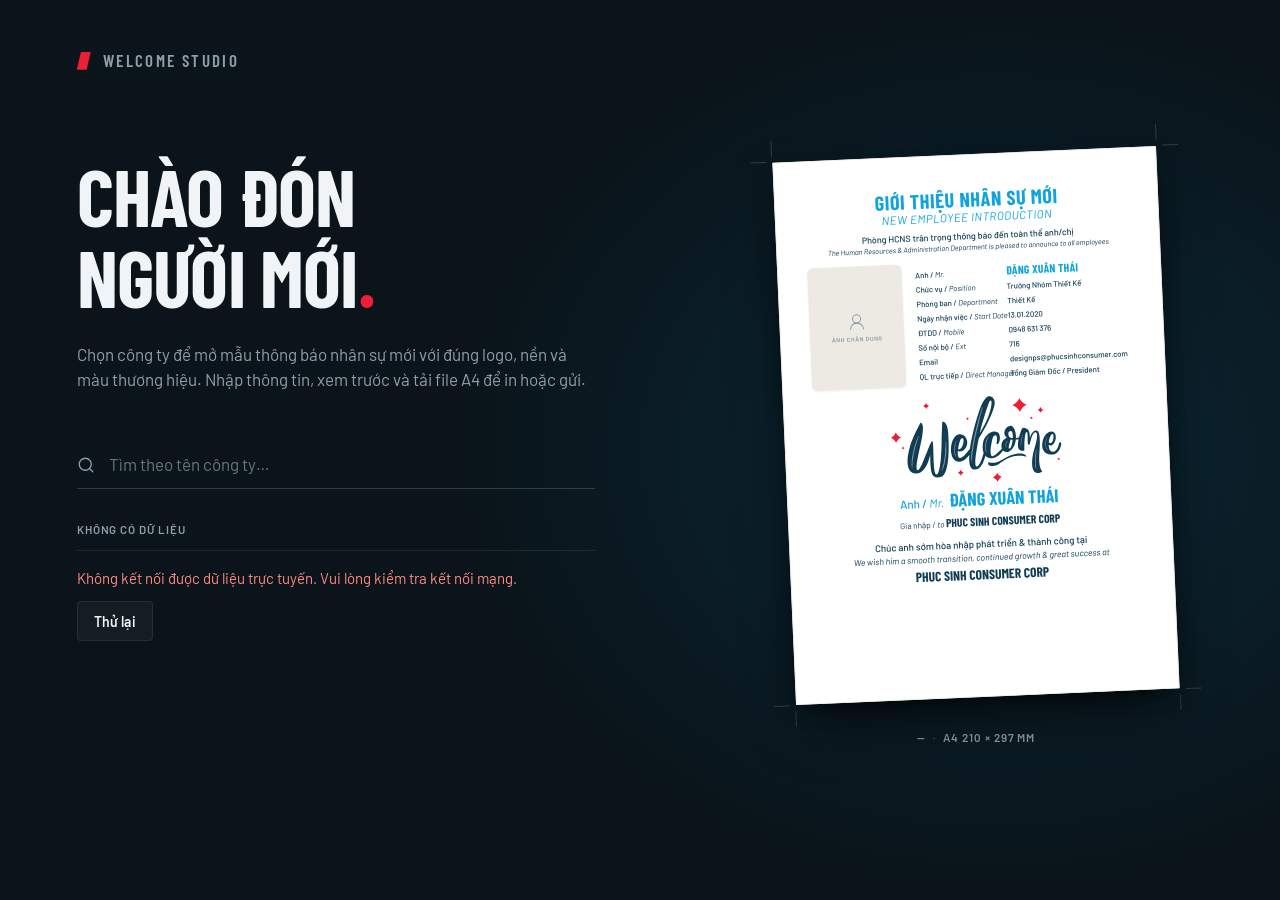
<file: index.html>
<!doctype html>
<html lang="vi">
<head>
  <meta charset="utf-8">
  <meta name="viewport" content="width=device-width, initial-scale=1">
  <title>Welcome Studio — Thông báo nhân sự mới</title>
  <meta name="description" content="Tạo thông báo chào đón nhân sự mới theo bộ nhận diện từng công ty, xuất file A4.">
  <link rel="preload" href="fonts/barlow-400.woff2" as="font" type="font/woff2" crossorigin>
  <link rel="preload" href="fonts/barlow-700.woff2" as="font" type="font/woff2" crossorigin>
  <link rel="preload" href="fonts/barlow-condensed-700.woff2" as="font" type="font/woff2" crossorigin>
  <link rel="stylesheet" href="css/tokens.css?v=3.6">
  <link rel="stylesheet" href="css/app.css?v=3.6">
  <link rel="stylesheet" href="css/poster.css?v=3.6">
</head>
<body>
  <a class="skip-link" href="#main-target">Bỏ qua tới nội dung chính</a>

  <!-- ============ Màn 1: Chọn công ty ============ -->
  <main id="gate" class="gate" aria-labelledby="gate-title">
    <div class="gate__intro" id="main-target" tabindex="-1">
      <p class="wordmark"><span class="wordmark__mark" aria-hidden="true"></span>Welcome Studio</p>

      <h1 id="gate-title" class="gate__title">Chào đón<br>người mới<span class="gate__title-dot">.</span></h1>
      <p class="gate__lede">Chọn công ty để mở mẫu thông báo nhân sự mới với đúng logo, nền và màu thương hiệu. Nhập thông tin, xem trước và tải file A4 để in hoặc gửi.</p>

      <div class="search">
        <label class="visually-hidden" for="company-search">Tìm công ty</label>
        <i data-lucide="search" class="icon search__icon" aria-hidden="true"></i>
        <input id="company-search" class="search__input" type="search" placeholder="Tìm theo tên công ty…" autocomplete="off" spellcheck="false">
      </div>

      <div class="list-head">
        <span id="company-count" class="list-head__count">Đang tải danh sách…</span>
        <span id="data-source" class="source-tag" hidden></span>
      </div>

      <ul id="company-list" class="company-list" aria-label="Danh sách công ty" aria-busy="true">
        <li class="company-skeleton" aria-hidden="true"></li>
        <li class="company-skeleton" aria-hidden="true"></li>
        <li class="company-skeleton" aria-hidden="true"></li>
      </ul>
      <div id="gate-status" class="gate-status" role="status" aria-live="polite"></div>
    </div>

    <div class="gate__stage" aria-hidden="true">
      <div class="mock-sheet" id="mock-sheet">
        <span class="crop crop--tl"></span><span class="crop crop--tr"></span>
        <span class="crop crop--bl"></span><span class="crop crop--br"></span>
        <div class="mock-sheet__paper">
          <div class="mock-sheet__scaler" id="mock-scaler">
            <article class="poster poster--mock" id="mock-poster" aria-hidden="true">
              <img class="poster__bg" id="mock-bg" alt="">
              <div class="poster__content">
                <header class="poster__head">
                  <div class="poster__logo">
                    <img id="mock-logo" alt="">
                    <span id="mock-logo-text" class="poster__logo-text" hidden></span>
                  </div>
                  <h2 class="poster__title">GIỚI THIỆU NHÂN SỰ MỚI</h2>
                  <p class="poster__kicker" lang="en">NEW EMPLOYEE INTRODUCTION</p>
                  <p class="poster__announce-vi" id="mock-announce-vi">Phòng HCNS trân trọng thông báo đến toàn thể anh/chị</p>
                  <p class="poster__announce-en" id="mock-announce-en" lang="en">The Human Resources &amp; Administration Department is pleased to announce to all employees</p>
                </header>

                <section class="poster__profile">
                  <figure class="poster__photo">
                    <div class="poster__photo-frame">
                      <div class="poster__photo-empty">
                        <i data-lucide="user-round" class="icon icon--xl" aria-hidden="true"></i>
                        <span>Ảnh chân dung</span>
                      </div>
                    </div>
                  </figure>

                  <div class="poster__details">
                    <div class="poster__detail-row poster__detail-row--name">
                      <span class="detail-label">Anh / <em lang="en">Mr.</em></span>
                      <span class="detail-value detail-value--highlight">ĐẶNG XUÂN THÁI</span>
                    </div>
                    <div class="poster__detail-row">
                      <span class="detail-label">Chức vụ / <em lang="en">Position</em></span>
                      <span class="detail-value">Trưởng Nhóm Thiết Kế</span>
                    </div>
                    <div class="poster__detail-row">
                      <span class="detail-label">Phòng ban / <em lang="en">Department</em></span>
                      <span class="detail-value">Thiết Kế</span>
                    </div>
                    <div class="poster__detail-row">
                      <span class="detail-label">Ngày nhận việc / <em lang="en">Start Date</em></span>
                      <span class="detail-value">13.01.2020</span>
                    </div>
                    <div class="poster__detail-row">
                      <span class="detail-label">ĐTDD / <em lang="en">Mobile</em></span>
                      <span class="detail-value">0948 631 376</span>
                    </div>
                    <div class="poster__detail-row">
                      <span class="detail-label">Số nội bộ / <em lang="en">Ext</em></span>
                      <span class="detail-value">716</span>
                    </div>
                    <div class="poster__detail-row">
                      <span class="detail-label">Email</span>
                      <span class="detail-value">designps@phucsinhconsumer.com</span>
                    </div>
                    <div class="poster__detail-row">
                      <span class="detail-label">QL trực tiếp / <em lang="en">Direct Manager</em></span>
                      <span class="detail-value">Tổng Giám Đốc / President</span>
                    </div>
                  </div>
                </section>

                <section class="poster__welcome-block">
                  <div class="poster__welcome" id="mock-welcome"></div>

                  <p class="poster__welcome-salute">
                    <span class="salute-prefix">Anh / <em lang="en">Mr.</em></span>
                    <strong class="salute-name">ĐẶNG XUÂN THÁI</strong>
                  </p>

                  <p class="poster__welcome-join">
                    Gia nhập / <em lang="en">to</em> <strong id="mock-join-company">PHUC SINH CONSUMER CORP</strong>
                  </p>

                  <div class="poster__wishes">
                    <p class="poster__wish-vi" id="mock-msg-vi">Chúc anh sớm hòa nhập phát triển &amp; thành công tại</p>
                    <p class="poster__wish-en" id="mock-msg-en" lang="en">We wish him a smooth transition, continued growth &amp; great success at</p>
                    <p class="poster__wish-org" id="mock-wish-org">PHUC SINH CONSUMER CORP</p>
                  </div>
                </section>
              </div>

              <div class="poster__site-bar">
                <span id="mock-site">WWW.KCOFFEE.VN / K COFFEE APP</span>
              </div>
            </article>
          </div>
        </div>
      </div>
      <p class="stage-caption"><span id="mock-name">—</span><span class="stage-caption__sep">·</span>A4 210 × 297 mm</p>
    </div>
  </main>

  <!-- ============ Màn 2: Studio ============ -->
  <div id="studio" class="studio" hidden>
    <header class="topbar">
      <button type="button" class="btn btn--ghost-dark" id="back-to-gate">
        <i data-lucide="arrow-left" class="icon" aria-hidden="true"></i><span>Đổi công ty</span>
      </button>

      <div class="topbar__company">
        <span class="logo-chip logo-chip--s"><img id="tb-logo" alt=""><span id="tb-logo-text" class="logo-chip__text" hidden></span></span>
        <div class="topbar__company-text">
          <strong id="tb-name">—</strong>
          <span id="tb-legal">—</span>
        </div>
      </div>

      <div class="topbar__actions">
        <div class="zoom" role="group" aria-label="Thu phóng bản xem trước">
          <button type="button" class="zoom__btn" data-zoom="fit" aria-pressed="true">Vừa khung</button>
          <button type="button" class="zoom__btn" data-zoom="1" aria-pressed="false">100%</button>
        </div>
        <button type="button" class="btn btn--ghost-dark" id="reset-form">
          <i data-lucide="rotate-ccw" class="icon" aria-hidden="true"></i><span class="hide-narrow">Làm mới</span>
        </button>
        <button type="button" class="btn btn--primary" id="export-png" disabled>
          <i data-lucide="download" class="icon" aria-hidden="true"></i><span>Tải ảnh A4</span>
        </button>
      </div>
    </header>

    <div class="studio__body">
      <!-- ---------- Form ---------- -->
      <form class="editor" id="editor" novalidate aria-label="Thông tin nhân sự mới">
        <fieldset class="section">
          <legend class="section__head"><span class="section__num">01</span><span class="section__title">Nhân sự</span></legend>

          <div class="field" id="field-salute">
            <span class="field__label" id="salute-label">Danh xưng <span class="req" aria-hidden="true">*</span></span>
            <div class="segmented" id="salute-group" role="radiogroup" aria-labelledby="salute-label">
              <label class="segmented__opt"><input type="radio" name="salutation" value="mr"><span>Anh / Mr.</span></label>
              <label class="segmented__opt"><input type="radio" name="salutation" value="ms"><span>Chị / Ms.</span></label>
            </div>
            <p class="field__error" id="salute-error" hidden>Vui lòng chọn danh xưng (Anh / Mr. hoặc Chị / Ms.) trước khi xuất hình.</p>
          </div>

          <div class="field">
            <label class="field__label" for="f-name">Họ và tên <span class="req" aria-hidden="true">*</span></label>
            <input class="input" id="f-name" name="name" type="text" maxlength="48" autocomplete="off" placeholder="Nguyễn Văn An" required aria-describedby="name-fit">
            <p class="field__hint" id="name-fit" aria-live="polite">Tên 2–3 chữ nằm 1 dòng; từ 4 chữ tự chia 2 dòng cân đối.</p>
          </div>

          <div class="field">
            <span class="field__label" id="photo-label">Ảnh chân dung</span>
            <label class="dropzone" id="dropzone" for="f-photo">
              <i data-lucide="image-plus" class="icon icon--l" aria-hidden="true"></i>
              <span class="dropzone__main">Kéo thả ảnh vào đây hoặc <u>chọn file</u></span>
              <span class="dropzone__sub">JPG, PNG · nên dùng ảnh dọc, mặt nhìn thẳng</span>
            </label>
            <input class="visually-hidden" id="f-photo" type="file" accept="image/*" aria-labelledby="photo-label">

            <div class="photo-tools" id="photo-tools" hidden>
              <div class="photo-tools__row">
                <img class="photo-tools__thumb" id="photo-thumb" alt="">
                <div class="photo-tools__meta">
                  <span class="photo-tools__file" id="photo-file">—</span>
                  <span class="field__hint">Kéo ảnh trên poster để căn khuôn mặt.</span>
                </div>
              </div>
              <div class="photo-tools__row">
                <label class="field__label field__label--inline" for="f-zoom">Phóng</label>
                <input class="range" id="f-zoom" type="range" min="100" max="300" step="1" value="100">
                <button type="button" class="btn btn--ghost btn--icon" id="photo-center" aria-label="Căn giữa ảnh"><i data-lucide="scan-face" class="icon" aria-hidden="true"></i></button>
                <button type="button" class="btn btn--ghost btn--icon" id="photo-replace" aria-label="Đổi ảnh khác"><i data-lucide="replace" class="icon" aria-hidden="true"></i></button>
                <button type="button" class="btn btn--ghost btn--icon btn--danger" id="photo-remove" aria-label="Xóa ảnh"><i data-lucide="trash-2" class="icon" aria-hidden="true"></i></button>
              </div>
            </div>
            <p class="field__error" id="photo-error" hidden></p>
          </div>
        </fieldset>

        <fieldset class="section">
          <legend class="section__head"><span class="section__num">02</span><span class="section__title">Công việc</span></legend>

          <div class="field">
            <label class="field__label" for="f-title-vi">Chức danh tiếng Việt <span class="req" aria-hidden="true">*</span></label>
            <input class="input" id="f-title-vi" name="titleVi" type="text" maxlength="60" placeholder="Trưởng phòng Marketing" required>
          </div>
          <div class="field">
            <label class="field__label" for="f-title-en">Chức danh tiếng Anh</label>
            <input class="input" id="f-title-en" name="titleEn" type="text" maxlength="60" placeholder="Marketing Manager" lang="en">
          </div>
          <div class="field-row">
            <div class="field">
              <label class="field__label" for="f-dept">Phòng ban <span class="req" aria-hidden="true">*</span></label>
              <input class="input" id="f-dept" name="dept" type="text" maxlength="40" placeholder="Marketing" required>
            </div>
            <div class="field">
              <label class="field__label" for="f-start">Ngày nhận việc <span class="req" aria-hidden="true">*</span></label>
              <input class="input" id="f-start" name="start" type="date" required>
            </div>
          </div>
          <div class="field">
            <label class="field__label" for="f-manager">Quản lý trực tiếp</label>
            <input class="input" id="f-manager" name="manager" type="text" maxlength="60" placeholder="Tổng Giám đốc / President">
          </div>
        </fieldset>

        <fieldset class="section">
          <legend class="section__head"><span class="section__num">03</span><span class="section__title">Liên hệ</span></legend>
          <div class="field-row field-row--phone">
            <div class="field">
              <label class="field__label" for="f-phone">Điện thoại</label>
              <input class="input" id="f-phone" name="phone" type="tel" inputmode="tel" maxlength="16" placeholder="09xx xxx xxx">
            </div>
            <div class="field">
              <label class="field__label" for="f-ext">Số nội bộ</label>
              <input class="input" id="f-ext" name="ext" type="text" inputmode="numeric" maxlength="6" placeholder="123">
            </div>
          </div>
          <div class="field">
            <label class="field__label" for="f-email">Email</label>
            <input class="input" id="f-email" name="email" type="email" maxlength="60" autocomplete="off" spellcheck="false" placeholder="ten@congty.vn" aria-describedby="email-hint">
            <p class="field__hint" id="email-hint">Gõ phần trước @, rời ô sẽ tự thêm tên miền công ty.</p>
          </div>
        </fieldset>

        <fieldset class="section">
          <legend class="section__head"><span class="section__num">04</span><span class="section__title">Lời chúc</span></legend>
          <label class="check">
            <input type="checkbox" id="f-auto-msg" checked>
            <span>Dùng lời chúc mặc định <span class="check__sub">Tự đổi anh/chị, him/her theo danh xưng</span></span>
          </label>
          <div class="field">
            <label class="field__label" for="f-msg-vi">Tiếng Việt</label>
            <textarea class="input textarea" id="f-msg-vi" rows="3" maxlength="220" readonly></textarea>
          </div>
          <div class="field">
            <label class="field__label" for="f-msg-en">Tiếng Anh</label>
            <textarea class="input textarea" id="f-msg-en" rows="3" maxlength="220" lang="en" readonly></textarea>
          </div>
        </fieldset>

        <p class="editor__privacy">
          <i data-lucide="shield-check" class="icon" aria-hidden="true"></i>
          Thông tin và ảnh chỉ xử lý trong trình duyệt này, không gửi lên máy chủ.
        </p>
      </form>

      <!-- ---------- Preview ---------- -->
      <section class="canvas" aria-label="Xem trước poster A4">
        <div class="canvas__viewport" id="viewport">
          <div class="sheet-frame" id="sheet-frame">
            <span class="crop crop--tl"></span><span class="crop crop--tr"></span>
            <span class="crop crop--bl"></span><span class="crop crop--br"></span>
            <div class="poster-box" id="poster-box">
              <div class="poster-scale" id="poster-scale">

                <article class="poster" id="poster" aria-label="Poster thông báo nhân sự mới">
                  <img class="poster__bg" id="p-bg" alt="">
                  <div class="poster__content">
                    <header class="poster__head">
                      <div class="poster__logo">
                        <img id="p-logo" alt="">
                        <span id="p-logo-text" class="poster__logo-text" hidden></span>
                      </div>
                      <h2 class="poster__title">GIỚI THIỆU NHÂN SỰ MỚI</h2>
                      <p class="poster__kicker" lang="en">NEW EMPLOYEE INTRODUCTION</p>
                      <p class="poster__announce-vi" id="p-announce-vi"></p>
                      <p class="poster__announce-en" id="p-announce-en" lang="en"></p>
                    </header>

                    <section class="poster__profile">
                      <figure class="poster__photo">
                        <div class="poster__photo-frame" id="p-photo-frame">
                          <img id="p-photo" alt="" hidden draggable="false">
                          <div class="poster__photo-empty preview-only" id="p-photo-empty">
                            <i data-lucide="user-round" class="icon icon--xl" aria-hidden="true"></i>
                            <span>Ảnh chân dung</span>
                          </div>
                        </div>
                      </figure>

                      <div class="poster__details">
                        <div class="poster__detail-row poster__detail-row--name">
                          <span class="detail-label" id="p-row-salute">Anh / <em lang="en">Mr.</em></span>
                          <span class="detail-value detail-value--highlight" id="p-row-name"></span>
                        </div>
                        <div class="poster__detail-row">
                          <span class="detail-label">Chức vụ / <em lang="en">Position</em></span>
                          <span class="detail-value" id="p-role"></span>
                        </div>
                        <div class="poster__detail-row">
                          <span class="detail-label">Phòng ban / <em lang="en">Department</em></span>
                          <span class="detail-value" id="p-dept"></span>
                        </div>
                        <div class="poster__detail-row">
                          <span class="detail-label">Ngày nhận việc / <em lang="en">Start Date</em></span>
                          <span class="detail-value" id="p-start"></span>
                        </div>
                        <div class="poster__detail-row">
                          <span class="detail-label">ĐTDD / <em lang="en">Mobile</em></span>
                          <span class="detail-value" id="p-phone"></span>
                        </div>
                        <div class="poster__detail-row">
                          <span class="detail-label">Số nội bộ / <em lang="en">Ext</em></span>
                          <span class="detail-value" id="p-ext"></span>
                        </div>
                        <div class="poster__detail-row">
                          <span class="detail-label">Email</span>
                          <span class="detail-value" id="p-email"></span>
                        </div>
                        <div class="poster__detail-row">
                          <span class="detail-label">QL trực tiếp / <em lang="en">Direct Manager</em></span>
                          <span class="detail-value" id="p-manager"></span>
                        </div>
                      </div>
                    </section>

                    <section class="poster__welcome-block">
                      <div class="poster__welcome" id="p-welcome"></div>

                      <p class="poster__welcome-salute">
                        <span class="salute-prefix" id="p-salute">Anh / <em lang="en">Mr.</em></span>
                        <strong class="salute-name" id="p-name"></strong>
                      </p>

                      <p class="poster__welcome-join">
                        Gia nhập / <em lang="en">to</em> <strong id="p-join-company"></strong>
                      </p>

                      <div class="poster__wishes">
                        <p class="poster__wish-vi" id="p-msg-vi"></p>
                        <p class="poster__wish-en" id="p-msg-en" lang="en"></p>
                        <p class="poster__wish-org" id="p-wish-company"></p>
                      </div>
                    </section>
                  </div>

                  <div class="poster__site-bar">
                    <span id="p-site"></span>
                  </div>
                </article>

              </div>
            </div>
          </div>
        </div>
        <p class="canvas__caption">A4 · 210 × 297 mm<span class="stage-caption__sep">·</span>Xuất 2480 × 3508 px (300 DPI)</p>
      </section>
    </div>
  </div>

  <div class="toast" id="toast" role="status" aria-live="polite" hidden>
    <i data-lucide="check-circle-2" class="icon toast__icon toast__icon--ok" aria-hidden="true"></i>
    <i data-lucide="alert-circle" class="icon toast__icon toast__icon--err" aria-hidden="true"></i>
    <span id="toast-text"></span>
  </div>

  <script src="vendor/lucide.min.js"></script>
  <script src="vendor/papaparse.min.js"></script>
  <script src="vendor/html-to-image.js"></script>
  <script src="vendor/gsap.min.js"></script>
  <script src="js/config.js?v=3.0"></script>
  <script type="module" src="js/app.js?v=3.6"></script>
</body>
</html>
</file>
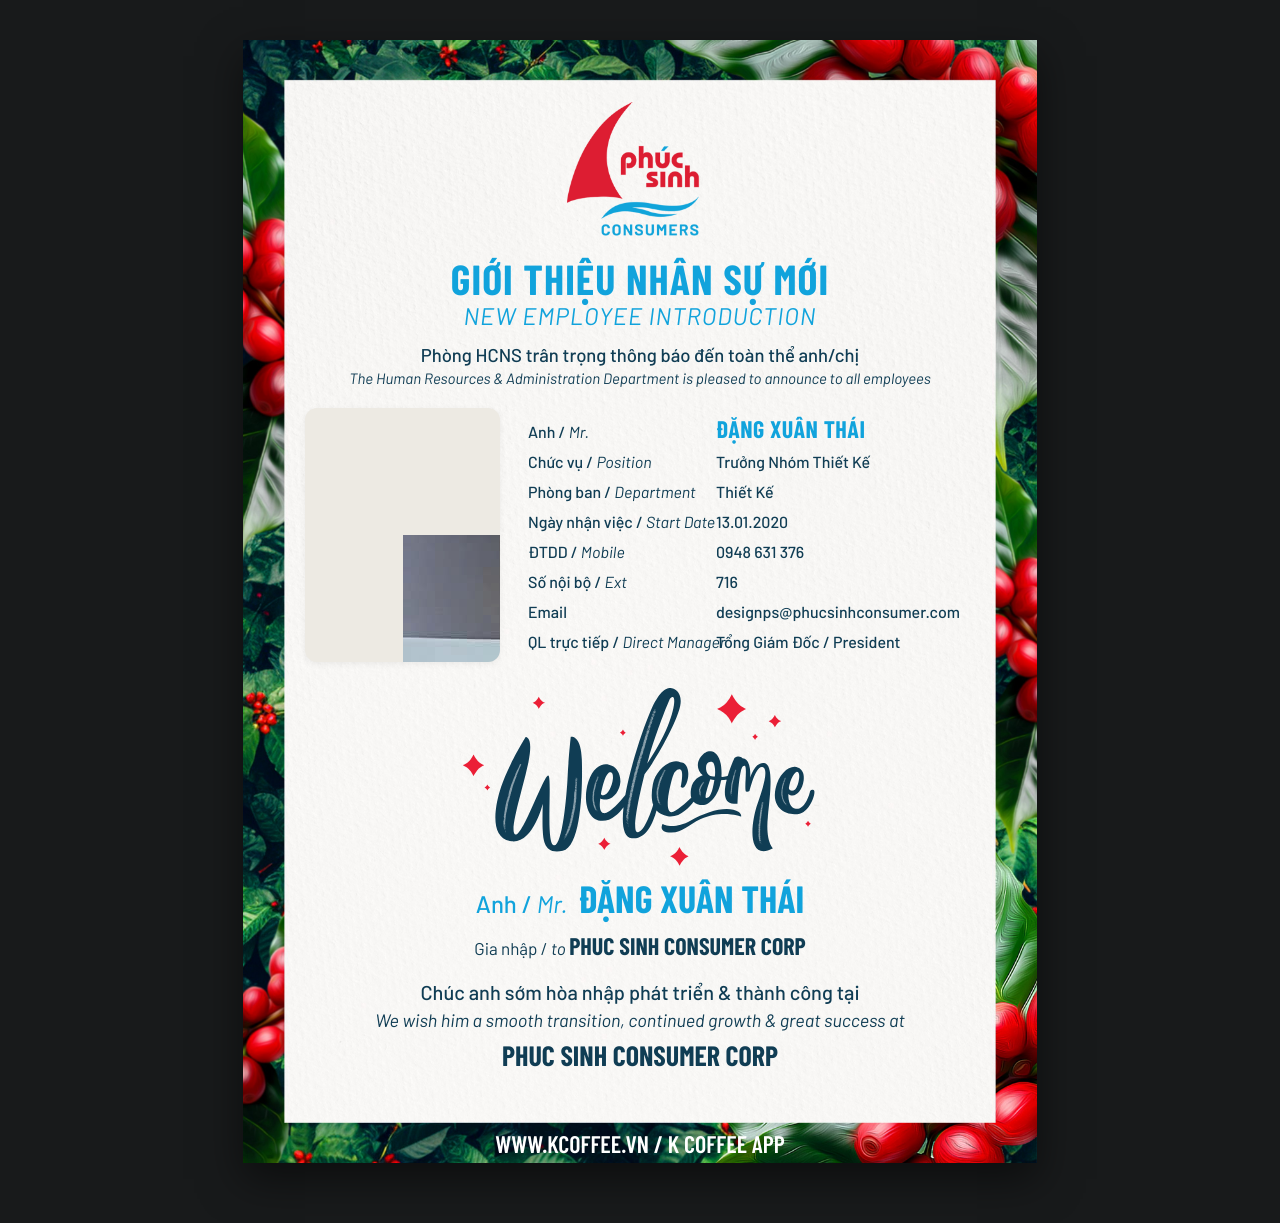
<file: poster-template.html>
<!doctype html>
<html lang="vi">
<head>
  <meta charset="utf-8">
  <meta name="viewport" content="width=device-width, initial-scale=1">
  <title>Poster A4 Template — Bản mẫu HTML/CSS</title>

  <!-- Dùng chung 100% file CSS với Studio: sửa trong css/poster.css là cả 2 trang tự cập nhật! -->
  <link rel="stylesheet" href="css/tokens.css?v=3.6">
  <link rel="stylesheet" href="css/poster.css?v=3.6">

  <style>
    /* Nền trang hiển thị bản mẫu */
    body {
      margin: 0;
      padding: 40px 16px 60px;
      background: #181A1B;
      display: flex;
      justify-content: center;
      align-items: center;
      min-height: 100vh;
    }
    /* Đổ bóng cho khung poster để dễ nhìn khi xem riêng */
    .poster {
      box-shadow: 0 16px 40px rgba(0,0,0,0.5);
    }
  </style>
</head>
<body>

  <!-- Khung Poster A4 (794 × 1123 px @ 96 DPI) -->
  <article class="poster" id="poster">
    <!-- Ảnh nền A4 viền cành lá cà phê -->
    <img class="poster__bg" src="assets/companies/psc/background.jpg" alt="Nền poster">

    <!-- Vùng nội dung trên nền giấy trắng -->
    <div class="poster__content">

      <!-- 1. Đầu trang: Logo, Tiêu đề, Thông báo -->
      <header class="poster__head">
        <div class="poster__logo">
          <img src="assets/companies/psc/logo.png" alt="Logo công ty">
        </div>
        <h1 class="poster__title">GIỚI THIỆU NHÂN SỰ MỚI</h1>
        <p class="poster__kicker">NEW EMPLOYEE INTRODUCTION</p>
        <p class="poster__announce-vi">Phòng HCNS trân trọng thông báo đến toàn thể anh/chị</p>
        <p class="poster__announce-en">The Human Resources & Administration Department is pleased to announce to all employees</p>
      </header>

      <!-- 2. Giữa trang: Ảnh chân dung (trái) + Bảng thông tin 8 dòng (phải) -->
      <section class="poster__profile">
        <figure class="poster__photo">
          <div class="poster__photo-frame">
            <img src="samples/photo.jpg" alt="Ảnh chân dung nhân viên">
          </div>
        </figure>

        <div class="poster__details">
          <div class="poster__detail-row poster__detail-row--name">
            <span class="detail-label">Anh / <em lang="en">Mr.</em></span>
            <span class="detail-value detail-value--highlight">ĐẶNG XUÂN THÁI</span>
          </div>
          <div class="poster__detail-row">
            <span class="detail-label">Chức vụ / <em lang="en">Position</em></span>
            <span class="detail-value">Trưởng Nhóm Thiết Kế</span>
          </div>
          <div class="poster__detail-row">
            <span class="detail-label">Phòng ban / <em lang="en">Department</em></span>
            <span class="detail-value">Thiết Kế</span>
          </div>
          <div class="poster__detail-row">
            <span class="detail-label">Ngày nhận việc / <em lang="en">Start Date</em></span>
            <span class="detail-value">13.01.2020</span>
          </div>
          <div class="poster__detail-row">
            <span class="detail-label">ĐTDD / <em lang="en">Mobile</em></span>
            <span class="detail-value">0948 631 376</span>
          </div>
          <div class="poster__detail-row">
            <span class="detail-label">Số nội bộ / <em lang="en">Ext</em></span>
            <span class="detail-value">716</span>
          </div>
          <div class="poster__detail-row">
            <span class="detail-label">Email</span>
            <span class="detail-value">designps@phucsinhconsumer.com</span>
          </div>
          <div class="poster__detail-row">
            <span class="detail-label">QL trực tiếp / <em lang="en">Direct Manager</em></span>
            <span class="detail-value">Tổng Giám Đốc / President</span>
          </div>
        </div>
      </section>

      <!-- 3. Welcome + Lời chào đón & Lời chúc -->
      <section class="poster__welcome-block">
        <div class="poster__welcome">
          <img src="assets/shared/welcome.svg" alt="Welcome">
        </div>

        <p class="poster__welcome-salute">
          <span class="salute-prefix">Anh / <em lang="en">Mr.</em></span>
          <strong class="salute-name">ĐẶNG XUÂN THÁI</strong>
        </p>

        <p class="poster__welcome-join">
          Gia nhập / <em lang="en">to</em> <strong>PHUC SINH CONSUMER CORP</strong>
        </p>

        <div class="poster__wishes">
          <p class="poster__wish-vi">Chúc anh sớm hòa nhập phát triển & thành công tại</p>
          <p class="poster__wish-en">We wish him a smooth transition, continued growth & great success at</p>
          <p class="poster__wish-org">PHUC SINH CONSUMER CORP</p>
        </div>
      </section>

    </div>

    <!-- 4. Thanh chân trang đen: WWW.KCOFFEE.VN / K COFFEE APP -->
    <div class="poster__site-bar">
      <span>WWW.KCOFFEE.VN / K COFFEE APP</span>
    </div>
  </article>

</body>
</html>
</file>
<file: css/tokens.css>
/* ==========================================================================
   Welcome Studio — design tokens
   Font duy nhất: họ Barlow (Barlow, Barlow Semi Condensed, Barlow Condensed)
   ========================================================================== */

/* ---- Barlow (tự host, đủ bộ ký tự tiếng Việt) ---- */
@font-face { font-family: "Barlow"; src: url("../fonts/barlow-400.woff2") format("woff2"); font-weight: 400; font-style: normal; font-display: block; }
@font-face { font-family: "Barlow"; src: url("../fonts/barlow-400-italic.woff2") format("woff2"); font-weight: 400; font-style: italic; font-display: block; }
@font-face { font-family: "Barlow"; src: url("../fonts/barlow-500.woff2") format("woff2"); font-weight: 500; font-style: normal; font-display: block; }
@font-face { font-family: "Barlow"; src: url("../fonts/barlow-600.woff2") format("woff2"); font-weight: 600; font-style: normal; font-display: block; }
@font-face { font-family: "Barlow"; src: url("../fonts/barlow-700.woff2") format("woff2"); font-weight: 700; font-style: normal; font-display: block; }
@font-face { font-family: "Barlow Semi Condensed"; src: url("../fonts/barlow-semi-condensed-600.woff2") format("woff2"); font-weight: 600; font-style: normal; font-display: block; }
@font-face { font-family: "Barlow Semi Condensed"; src: url("../fonts/barlow-semi-condensed-700.woff2") format("woff2"); font-weight: 700; font-style: normal; font-display: block; }
@font-face { font-family: "Barlow Condensed"; src: url("../fonts/barlow-condensed-500.woff2") format("woff2"); font-weight: 500; font-style: normal; font-display: block; }
@font-face { font-family: "Barlow Condensed"; src: url("../fonts/barlow-condensed-600.woff2") format("woff2"); font-weight: 600; font-style: normal; font-display: block; }
@font-face { font-family: "Barlow Condensed"; src: url("../fonts/barlow-condensed-700.woff2") format("woff2"); font-weight: 700; font-style: normal; font-display: block; }

:root {
  /* ---- Typography ---- */
  --font: "Barlow", -apple-system, BlinkMacSystemFont, "Segoe UI", Roboto, sans-serif;
  --font-semi: "Barlow Semi Condensed", "Barlow", sans-serif;
  --font-display: "Barlow Condensed", "Barlow", sans-serif;

  --text-display: clamp(3rem, 1.8rem + 4vw, 5.5rem); /* tiêu đề màn chọn công ty */
  --tracking-display: -0.015em;
  --text-h1: 1.875rem;      /* 30px */
  --text-h2: 1.25rem;       /* 20px */
  --text-body: 0.9375rem;   /* 15px */
  --text-small: 0.8125rem;  /* 13px */
  --text-label: 0.72rem;    /* 11.5px, chữ in hoa giãn */
  --tracking-label: 0.08em;

  /* ---- Neutral palette ---- */
  --ink-950: #0A141A;   /* nền bàn làm việc studio */
  --ink-900: #0F1F27;   /* topbar và panel nền tối */
  --ink-850: #142832;   /* thẻ card nổi trên nền tối */
  --ink-800: #1A323E;
  --ink-700: #254250;
  --line-dark: rgba(255, 255, 255, 0.08);
  --line-dark-strong: rgba(255, 255, 255, 0.16);

  --paper: #F5F3EC;     /* panel nhập liệu, màu giấy in mỹ thuật cao cấp */
  --paper-raised: #FFFFFF;
  --line: #DDD7CA;
  --line-strong: #BFB7A6;

  /* ---- Semantic roles ---- */
  --text: #112028;
  --text-muted: #53646C;          /* ~5.6:1 tương phản trên --paper */
  --text-on-dark: #F0F4F6;
  --text-muted-on-dark: #8E9FA8;  /* ~8.2:1 tương phản trên --ink-950 */
  --focus: #11A3DC;
  --danger: #D92D20;
  --danger-subtle: rgba(217, 45, 32, 0.08);
  --danger-on-dark: #FF8A80;
  --success: #12B76A;
  --success-subtle: rgba(18, 183, 106, 0.12);

  /* Màu thương hiệu: JS ghi đè theo công ty đang chọn */
  --brand-ink: #103D54;
  --brand-primary: #11A3DC;
  --brand-accent: #EB1F36;
  --brand-primary-text: #0F6E97;  /* primary pha ink, đủ tương phản cho chữ nhỏ */
  --brand-accent-strong: #C8162B; /* nền nút chính, chữ trắng ≥ 4.5:1 */

  /* ---- Space, shape, motion ---- */
  --space-1: 4px;
  --space-2: 8px;
  --space-3: 12px;
  --space-4: 16px;
  --space-5: 24px;
  --space-6: 32px;
  --space-7: 48px;
  --space-8: 72px;

  --radius-s: 4px;
  --radius-m: 6px;
  --radius-l: 8px;
  --radius-full: 9999px;
  --control-h: 44px;

  --shadow-sheet: 0 1px 0 rgba(255,255,255,.05) inset, 0 25px 60px -15px rgba(0,0,0,.75), 0 8px 20px -6px rgba(0,0,0,.5);
  --ease: cubic-bezier(.2, .7, .2, 1);
  --dur: 220ms;

  --icon-size: 18px;
  --icon-stroke: 1.75;
}

@media (prefers-reduced-motion: reduce) {
  :root { --dur: 0ms; }
}
</file>
<file: css/app.css>
/* ==========================================================================
   Welcome Studio — giao diện ứng dụng
   Ý tưởng: "bàn in". Poster là tờ A4 có dấu cắt đặt trên mặt bàn tối,
   panel nhập liệu mang màu giấy. Màu nhấn đổi theo công ty đang chọn.
   ========================================================================== */

*, *::before, *::after { box-sizing: border-box; }
html { -webkit-text-size-adjust: 100%; }
body {
  margin: 0;
  font-family: var(--font);
  font-size: var(--text-body);
  line-height: 1.5;
  color: var(--text-on-dark);
  background: var(--ink-950);
  font-synthesis: none;
  -webkit-font-smoothing: antialiased;
}
button, input, select, textarea { font: inherit; color: inherit; font-synthesis: none; }
img { display: block; max-width: 100%; }
[hidden] { display: none !important; }
h1, h2, h3, p { margin: 0; }

:focus-visible { outline: 2px solid var(--focus); outline-offset: 2px; }

.visually-hidden {
  position: absolute !important; width: 1px; height: 1px; padding: 0; margin: -1px;
  overflow: hidden; clip: rect(0 0 0 0); white-space: nowrap; border: 0;
}
.skip-link {
  position: absolute; left: var(--space-4); top: -60px; z-index: 100;
  padding: var(--space-2) var(--space-4); background: var(--paper-raised); color: var(--text);
  border-radius: var(--radius-s); font-weight: 600; text-decoration: none;
}
.skip-link:focus { top: var(--space-4); }

/* ---- Icon wrapper (Lucide) ---- */
.icon { width: var(--icon-size); height: var(--icon-size); stroke-width: var(--icon-stroke); flex: none; }
.icon--l { width: 24px; height: 24px; }
.icon--xl { width: 40px; height: 40px; stroke-width: 1.25; }

/* ---- Buttons ---- */
.btn {
  display: inline-flex; align-items: center; justify-content: center; gap: var(--space-2);
  min-height: 40px; padding: 0 var(--space-4);
  border: 1px solid transparent; border-radius: var(--radius-s);
  font-family: var(--font); font-weight: 600; font-size: 0.875rem; letter-spacing: .01em;
  cursor: pointer; white-space: nowrap;
  transition: background-color var(--dur) var(--ease), border-color var(--dur) var(--ease), color var(--dur) var(--ease), transform var(--dur) var(--ease), box-shadow var(--dur) var(--ease);
}
.btn:disabled { cursor: not-allowed; opacity: .4; }
.btn--primary {
  background: var(--brand-primary); color: #fff;
  box-shadow: 0 2px 10px color-mix(in srgb, var(--brand-primary) 35%, transparent);
}
.btn--primary:not(:disabled):hover {
  filter: brightness(1.08); transform: translateY(-1px);
  box-shadow: 0 4px 16px color-mix(in srgb, var(--brand-primary) 45%, transparent);
}
.btn--primary:active:not(:disabled) { transform: translateY(0); filter: brightness(0.96); }
.btn--primary.is-busy { cursor: progress; }
.btn--secondary-dark {
  border-color: var(--line-dark); color: var(--text-on-dark); background: rgba(255,255,255,.04);
}
.btn--secondary-dark:not(:disabled):hover {
  background: rgba(255,255,255,.09); border-color: var(--line-dark-strong);
}
.btn--ghost-dark {
  background: transparent; color: var(--text-muted-on-dark); padding: 0 var(--space-3);
  border: 1px solid transparent;
}
.btn--ghost-dark:hover {
  color: var(--text-on-dark); background: rgba(255,255,255,.06); border-color: var(--line-dark);
}
.btn--ghost { background: transparent; color: var(--text-muted); }
.btn--ghost:hover { color: var(--text); background: rgba(18,35,43,.06); }
.btn--icon { width: 40px; padding: 0; }
.btn--danger:hover { color: var(--danger); }

.spinner {
  width: 16px; height: 16px; border-radius: 50%;
  border: 2px solid rgba(255,255,255,.35); border-top-color: #fff;
  animation: spin .8s linear infinite;
}
@keyframes spin { to { transform: rotate(360deg); } }

/* ---- Crop marks (signature) ---- */
.crop { position: absolute; width: 22px; height: 22px; pointer-events: none; }
.crop::before, .crop::after { content: ""; position: absolute; background: var(--line-dark-strong); }
.crop::before { width: 16px; height: 1px; }
.crop::after { width: 1px; height: 16px; }
.crop--tl { top: -22px; left: -22px; }   .crop--tl::before { bottom: 0; left: 0; }  .crop--tl::after { right: 0; top: 0; }
.crop--tr { top: -22px; right: -22px; }  .crop--tr::before { bottom: 0; right: 0; } .crop--tr::after { left: 0; top: 0; }
.crop--bl { bottom: -22px; left: -22px; }  .crop--bl::before { top: 0; left: 0; }  .crop--bl::after { right: 0; bottom: 0; }
.crop--br { bottom: -22px; right: -22px; } .crop--br::before { top: 0; right: 0; } .crop--br::after { left: 0; bottom: 0; }

/* ==========================================================================
   Màn 1 — Chọn công ty
   ========================================================================== */
.gate {
  min-height: 100vh; min-height: 100dvh;
  display: grid; grid-template-columns: minmax(0, 1.05fr) minmax(0, .95fr);
  background:
    radial-gradient(ellipse 60% 70% at 78% 50%, color-mix(in srgb, var(--brand-primary) 14%, transparent), transparent 70%),
    var(--ink-950);
  transition: background var(--dur) var(--ease);
}
.gate__intro {
  display: flex; flex-direction: column;
  padding: var(--space-7) clamp(var(--space-5), 6vw, 96px);
  max-width: 760px; outline: none;
}
.wordmark {
  display: inline-flex; align-items: center; gap: var(--space-3);
  font-family: var(--font-display); font-weight: 600; font-size: 1.0625rem;
  letter-spacing: .14em; text-transform: uppercase; color: var(--text-muted-on-dark);
}
.wordmark__mark {
  width: 14px; height: 18px; background: var(--brand-accent);
  clip-path: polygon(30% 0, 100% 0, 70% 100%, 0 100%);
  transition: background var(--dur) var(--ease);
}
.gate__title {
  margin-top: clamp(var(--space-7), 9vh, 120px);
  font-family: var(--font-display); font-weight: 700; font-size: var(--text-display);
  line-height: 1.02; letter-spacing: -.01em; text-transform: uppercase; color: var(--text-on-dark);
}
.gate__title-dot { color: var(--brand-accent); transition: color var(--dur) var(--ease); }
.gate__lede { margin-top: var(--space-5); max-width: 52ch; font-size: 1.0625rem; color: var(--text-muted-on-dark); }

.search { position: relative; margin-top: var(--space-7); }
.search__icon {
  position: absolute; left: 0; top: 50%; transform: translateY(-50%);
  color: var(--text-muted-on-dark); pointer-events: none;
  transition: color var(--dur) var(--ease);
}
.search:focus-within .search__icon { color: var(--text-on-dark); }
.search__input {
  width: 100%; height: 48px; padding: 0 0 0 32px;
  background: transparent;
  border: 0;
  border-bottom: 1px solid var(--line-dark-strong);
  border-radius: 0;
  font-family: var(--font); font-size: 1.0625rem; color: var(--text-on-dark);
  transition: border-color var(--dur) var(--ease);
}
.search__input::placeholder { color: var(--text-muted-on-dark); opacity: .7; }
.search__input:focus {
  outline: none;
  border-bottom-color: var(--text-on-dark);
}
.search__input:focus-visible {
  outline: none;
  border-bottom-color: var(--brand-primary);
}
.search__input::-webkit-search-cancel-button { filter: invert(1); opacity: .6; }

.list-head {
  display: flex; align-items: baseline; justify-content: space-between; gap: var(--space-3);
  margin-top: var(--space-6); padding-bottom: var(--space-3);
  font-size: var(--text-label); font-weight: 600; letter-spacing: var(--tracking-label); text-transform: uppercase;
  color: var(--text-muted-on-dark);
  border-bottom: 1px solid var(--line-dark);
}
.source-tag {
  display: inline-flex; align-items: center; gap: 6px;
  font-size: var(--text-label); font-weight: 600; letter-spacing: var(--tracking-label); text-transform: uppercase;
}
.source-tag::before {
  content: ""; width: 6px; height: 6px; border-radius: 50%; background: currentColor;
}
.source-tag--sample { color: #F2C14E; }
.source-tag--sheet { color: #52C41A; }

.company-list {
  list-style: none; margin: 0; padding: 0;
}
.company-list > li {
  border-bottom: 1px solid var(--line-dark);
}
.company-row {
  --row-accent: var(--brand-accent);
  position: relative; width: 100%;
  display: grid; grid-template-columns: 32px 48px minmax(0, 1fr) auto; align-items: center; gap: var(--space-4);
  padding: var(--space-4) 0;
  background: transparent; border: 0; border-radius: 0;
  text-align: left; cursor: pointer; color: var(--text-on-dark);
  transition: color var(--dur) var(--ease), padding-left var(--dur) var(--ease);
}
.company-row:hover, .company-row:focus-visible, .company-row.is-active {
  padding-left: var(--space-2);
}
.company-row:focus-visible { outline: 1px solid var(--focus); outline-offset: 4px; }
.company-row__idx {
  font-family: var(--font-display); font-weight: 500; font-size: 1rem;
  color: var(--text-muted-on-dark); font-variant-numeric: tabular-nums;
  transition: color var(--dur) var(--ease);
}
.company-row:hover .company-row__idx { color: var(--row-accent); }
.company-row__text { display: flex; flex-direction: column; min-width: 0; }
.company-row__name {
  font-family: var(--font-display); font-weight: 700; font-size: 1.5rem;
  line-height: 1.15; text-transform: uppercase; letter-spacing: 0.01em;
  overflow: hidden; text-overflow: ellipsis; white-space: nowrap;
  transition: color var(--dur) var(--ease);
}
.company-row:hover .company-row__name { color: #FFFFFF; }
.company-row__legal {
  font-family: var(--font); font-size: var(--text-small); font-weight: 400;
  color: var(--text-muted-on-dark); overflow: hidden; text-overflow: ellipsis; white-space: nowrap;
}
.company-row__go {
  color: var(--text-muted-on-dark);
  display: inline-flex; align-items: center; justify-content: center;
  transition: transform var(--dur) var(--ease), color var(--dur) var(--ease);
}
.company-row:hover .company-row__go, .company-row:focus-visible .company-row__go {
  color: var(--text-on-dark); transform: translateX(6px);
}

.logo-chip {
  display: grid; place-items: center; width: 48px; height: 48px; padding: 4px;
  background: var(--paper); border-radius: 2px; overflow: hidden;
}
.logo-chip img { max-width: 100%; max-height: 100%; object-fit: contain; }
.logo-chip__text {
  font-family: var(--font-display); font-weight: 700; font-size: 1.125rem;
  color: var(--row-accent, var(--brand-ink)); text-transform: uppercase;
}
.logo-chip--s { width: 36px; height: 36px; padding: 3px; }
.logo-chip--s .logo-chip__text { font-size: .875rem; color: var(--brand-ink); }

.company-skeleton {
  height: 68px;
  background: linear-gradient(90deg, transparent, rgba(255,255,255,.04), transparent) 0 0 / 200% 100%;
  animation: shimmer 1.4s linear infinite;
  border-bottom: 1px solid var(--line-dark);
}
@keyframes shimmer { to { background-position: -200% 0; } }
@media (prefers-reduced-motion: reduce) { .company-skeleton { animation: none; background: rgba(255,255,255,.03); } }

.gate-status:empty { display: none; }
.gate-status { margin-top: var(--space-4); font-size: var(--text-body); color: var(--text-muted-on-dark); }
.gate-status--error { color: var(--danger-on-dark); }
.gate-status .btn { margin-top: var(--space-3); }

/* ---- Sân khấu: tờ A4 xem trước ---- */
.gate__stage {
  position: sticky; top: 0; height: 100vh; height: 100dvh;
  display: flex; flex-direction: column; align-items: center; justify-content: center; gap: var(--space-6);
  padding: var(--space-7);
}
.mock-sheet {
  position: relative; width: min(30vw, 72vh * 0.707, 420px); aspect-ratio: 210 / 297;
  transform: rotate(-2.5deg);
  transition: transform 500ms var(--ease);
}
.gate__stage:hover .mock-sheet { transform: rotate(-1deg) translateY(-4px); }
.mock-sheet__paper { position: absolute; inset: 0; overflow: hidden; box-shadow: var(--shadow-sheet); background: var(--paper); }
.mock-sheet__scaler {
  position: absolute; left: 0; top: 0;
  width: 794px; height: 1123px;
  transform-origin: top left;
  pointer-events: none; user-select: none;
}
.mock-sheet .poster {
  width: 794px; height: 1123px; margin: 0;
  box-shadow: none;
}
.mock-sheet .poster__photo-frame img {
  position: absolute; inset: 0;
  width: 100%; height: 100%;
  object-fit: cover;
  transform: none;
}
.stage-caption { font-size: var(--text-label); font-weight: 600; letter-spacing: var(--tracking-label); text-transform: uppercase; color: var(--text-muted-on-dark); }
.stage-caption__sep { margin: 0 .6em; opacity: .5; }

/* ==========================================================================
   Màn 2 — Studio
   ========================================================================== */
.studio { height: 100vh; height: 100dvh; display: grid; grid-template-rows: auto minmax(0, 1fr); }

.topbar {
  display: flex; align-items: center; gap: var(--space-4);
  min-height: 64px; padding: var(--space-2) var(--space-5);
  background: var(--ink-900); border-bottom: 1px solid var(--line-dark);
}
.topbar__company { display: flex; align-items: center; gap: var(--space-3); min-width: 0; padding-left: var(--space-4); border-left: 1px solid var(--line-dark); }
.topbar__company-text { display: flex; flex-direction: column; min-width: 0; line-height: 1.25; }
.topbar__company-text strong {
  font-family: var(--font-display); font-weight: 700; font-size: 1.1875rem;
  text-transform: uppercase; letter-spacing: .03em; white-space: nowrap; overflow: hidden; text-overflow: ellipsis;
  color: var(--text-on-dark);
}
.topbar__company-text span {
  font-size: var(--text-small); color: var(--text-muted-on-dark);
  white-space: nowrap; overflow: hidden; text-overflow: ellipsis;
}
.topbar__actions { margin-left: auto; display: flex; align-items: center; gap: var(--space-2); }

.zoom {
  display: inline-flex; border: 1px solid var(--line-dark); border-radius: 2px;
  margin-right: var(--space-2);
}
.zoom__btn {
  min-height: 34px; padding: 0 var(--space-3); border: 0; border-radius: 0; background: transparent;
  font-family: var(--font); font-size: var(--text-small); font-weight: 600;
  color: var(--text-muted-on-dark); cursor: pointer;
  transition: all var(--dur) var(--ease);
}
.zoom__btn + .zoom__btn { border-left: 1px solid var(--line-dark); }
.zoom__btn:hover { color: var(--text-on-dark); }
.zoom__btn[aria-pressed="true"] {
  background: rgba(255,255,255,.1); color: #fff;
}

.studio__body { display: grid; grid-template-columns: minmax(360px, 440px) minmax(0, 1fr); min-height: 0; }

/* ---- Editor (panel giấy) ---- */
.editor {
  overflow-y: auto; min-height: 0;
  padding: var(--space-6) var(--space-6) var(--space-7);
  background: var(--paper); color: var(--text);
  scrollbar-width: thin; scrollbar-color: var(--line-strong) transparent;
}
.section { margin: 0; padding: 0 0 var(--space-5); border: 0; border-bottom: 1px solid var(--line); min-width: 0; }
.section + .section { padding-top: var(--space-5); }
.section__head {
  display: flex; align-items: baseline; gap: var(--space-3);
  padding: 0; margin-bottom: var(--space-4); float: left; width: 100%;
}
.section__head + * { clear: both; }
.section__num {
  font-family: var(--font-display); font-weight: 700; font-size: 1.75rem;
  line-height: 1; color: var(--brand-accent-strong); font-variant-numeric: tabular-nums;
}
.section__title {
  font-family: var(--font-display); font-weight: 700; font-size: var(--text-h2);
  line-height: 1; text-transform: uppercase; letter-spacing: .05em; color: var(--text);
}

.field { display: flex; flex-direction: column; gap: 6px; margin-bottom: var(--space-4); min-width: 0; }
.field:last-child { margin-bottom: 0; }
.field-row { display: grid; grid-template-columns: 1fr 1fr; gap: var(--space-3); margin-bottom: var(--space-4); }
.field-row .field { margin-bottom: 0; }
.field-row--phone { grid-template-columns: 1.6fr 1fr; }
.field__label {
  font-family: var(--font); font-size: var(--text-label); font-weight: 700;
  letter-spacing: var(--tracking-label); text-transform: uppercase; color: var(--text-muted);
}
.field__label--inline { flex: none; }
.req { color: var(--danger); font-weight: 700; margin-left: 2px; }
.field__hint { font-size: var(--text-small); color: var(--text-muted); line-height: 1.4; }
.field__hint--warn { color: #9A6700; font-weight: 500; }
.field__error { font-size: var(--text-small); color: var(--danger); font-weight: 600; margin-top: 2px; }

.input {
  width: 100%; min-height: var(--control-h); padding: 0 var(--space-3);
  background: #FFFFFF; border: 1px solid var(--line); border-radius: 2px;
  font-family: var(--font); font-size: 0.9375rem; color: var(--text);
  box-shadow: none;
  transition: border-color var(--dur) var(--ease);
}
.input::placeholder { color: #8C979C; font-weight: 400; }
.input:hover { border-color: var(--line-strong); }
.input:focus {
  outline: none;
  border-color: var(--brand-ink);
}
.input[aria-invalid="true"] {
  border-color: var(--danger);
}
.textarea {
  padding: var(--space-3); line-height: 1.5; resize: vertical; min-height: 80px;
  font-family: var(--font);
}
.textarea[readonly] {
  background: transparent; color: var(--text-muted);
  border-style: dashed; resize: none;
}
input[type="date"].input { padding-right: var(--space-2); }

.segmented {
  display: grid; grid-template-columns: 1fr 1fr;
  background: transparent; border: 1px solid var(--line); border-radius: 2px;
  padding: 0;
  transition: border-color var(--dur) var(--ease);
}
.segmented[aria-invalid="true"] {
  border-color: var(--danger);
}
.segmented__opt { position: relative; }
.segmented__opt input { position: absolute; opacity: 0; inset: 0; margin: 0; cursor: pointer; }
.segmented__opt span {
  display: grid; place-items: center; min-height: 38px; border-radius: 0;
  font-family: var(--font); font-weight: 600; font-size: 0.875rem; color: var(--text-muted);
  background: transparent;
  transition: background-color var(--dur) var(--ease), color var(--dur) var(--ease);
}
.segmented__opt:first-child span { border-right: 1px solid var(--line); }
.segmented__opt input:checked + span {
  background: #FFFFFF; color: var(--text); font-weight: 700;
}
.segmented__opt input:focus-visible + span { outline: 1px solid var(--focus); outline-offset: -1px; }

.dropzone {
  display: flex; flex-direction: column; align-items: center; gap: 4px; padding: var(--space-5) var(--space-4);
  border: 1px dashed var(--line-strong); border-radius: 2px; background: transparent;
  text-align: center; cursor: pointer; color: var(--text-muted);
  transition: border-color var(--dur) var(--ease), background-color var(--dur) var(--ease);
}
.dropzone:hover, .dropzone.is-over {
  border-color: var(--brand-ink);
  background: rgba(255, 255, 255, 0.4);
  color: var(--text);
}
#f-photo:focus-visible + .photo-tools, .dropzone:focus-within { outline: 2px solid var(--focus); }
.dropzone__main { font-weight: 600; color: var(--text); font-size: 0.9375rem; }
.dropzone__sub { font-size: var(--text-small); color: var(--text-muted); }

.photo-tools { display: flex; flex-direction: column; gap: var(--space-3); }
.photo-tools__row { display: flex; align-items: center; gap: var(--space-3); }
.photo-tools__thumb {
  width: 56px; height: 56px; object-fit: cover; border-radius: var(--radius-s);
  background: var(--line); border: 1px solid var(--line-strong);
}
.photo-tools__meta { display: flex; flex-direction: column; min-width: 0; }
.photo-tools__file { font-weight: 600; font-size: 0.875rem; overflow: hidden; text-overflow: ellipsis; white-space: nowrap; }
.photo-tools .btn--icon { width: 40px; min-height: 40px; }

.range { flex: 1; accent-color: var(--brand-primary); min-width: 0; height: var(--control-h); cursor: pointer; }

.check { display: flex; gap: var(--space-3); align-items: flex-start; margin-bottom: var(--space-4); cursor: pointer; font-weight: 600; font-size: 0.9375rem; }
.check input { width: 18px; height: 18px; margin: 2px 0 0; accent-color: var(--brand-primary); flex: none; cursor: pointer; }
.check__sub { display: block; font-weight: 400; font-size: var(--text-small); color: var(--text-muted); margin-top: 2px; }

.editor__privacy { display: flex; gap: var(--space-2); align-items: flex-start; margin-top: var(--space-6); font-size: var(--text-small); color: var(--text-muted); }
.editor__privacy .icon { width: 16px; height: 16px; margin-top: 2px; color: var(--success); flex: none; }

/* ---- Canvas (mặt bàn tối) ---- */
.canvas {
  position: relative; display: flex; flex-direction: column; min-height: 0; min-width: 0;
  background-color: var(--ink-950);
  background-image:
    radial-gradient(circle at 50% 50%, color-mix(in srgb, var(--brand-primary) 6%, transparent) 0%, transparent 80%),
    radial-gradient(rgba(255,255,255,.06) 1px, transparent 1px);
  background-size: 100% 100%, 24px 24px;
}
.canvas__viewport { flex: 1; min-height: 0; overflow: auto; display: grid; place-items: center; padding: 56px; }
.canvas__viewport.is-fit { overflow: hidden; }
.sheet-frame { position: relative; }
.poster-box {
  position: relative;
  box-shadow: 0 1px 0 rgba(255,255,255,.08) inset, 0 30px 80px -20px rgba(0,0,0,.85), 0 12px 30px -8px rgba(0,0,0,.6);
  border-radius: 2px;
}
.poster-scale { transform-origin: 0 0; }
.canvas__caption {
  padding: var(--space-3) var(--space-4) var(--space-4); text-align: center;
  font-size: var(--text-label); font-weight: 600; letter-spacing: var(--tracking-label); text-transform: uppercase; color: var(--text-muted-on-dark);
}

/* ---- Toast ---- */
.toast {
  position: fixed; left: 50%; bottom: var(--space-5); z-index: 50; transform: translateX(-50%);
  display: flex; align-items: center; gap: var(--space-3); max-width: min(92vw, 520px);
  padding: var(--space-3) var(--space-4); border-radius: var(--radius-m);
  background: var(--paper-raised); color: var(--text); font-weight: 500;
  box-shadow: 0 16px 40px -12px rgba(0,0,0,.5);
}
.toast__icon { display: none; }
.toast[data-kind="ok"] .toast__icon--ok { display: block; color: var(--success); }
.toast[data-kind="err"] .toast__icon--err { display: block; color: var(--danger); }

/* ==========================================================================
   Responsive
   ========================================================================== */
@media (max-width: 1100px) {
  .zoom { display: none; }
  .hide-narrow { display: none; }
}
@media (max-width: 960px) {
  .gate { grid-template-columns: 1fr; }
  .gate__stage { display: none; }

  .studio { height: auto; min-height: 100vh; grid-template-rows: auto auto; }
  .topbar { position: sticky; top: 0; z-index: 10; flex-wrap: wrap; }
  .topbar__company { display: none; }
  .studio__body { grid-template-columns: 1fr; }
  .editor { overflow: visible; padding: var(--space-5) var(--space-4) var(--space-6); }
  .canvas { min-height: 70vh; }
  .canvas__viewport { padding: 40px 28px; }
}
@media (max-width: 520px) {
  .topbar__actions { width: 100%; margin-left: 0; }
  .topbar__actions .btn--primary { flex: 1; }
  .field-row { grid-template-columns: 1fr; }
  .company-row { grid-template-columns: 44px minmax(0, 1fr) auto; }
  .company-row__idx { display: none; }
  .company-row__name { font-size: 1.25rem; }
  .logo-chip { width: 44px; height: 44px; }
}
</file>
<file: css/poster.css>
/* ==========================================================================
   Poster A4 — dựng ở kích thước gốc 794 × 1123 px (A4 @ 96 DPI).
   Khi xuất, html-to-image nhân pixelRatio ≈ 3.123 để ra 2480 × 3508 px.
   Layout & màu sắc chuẩn theo thiết kế Phúc Sinh Consumers / K COFFEE.
   ========================================================================== */

.poster {
  --p-w: 794px;
  --p-h: 1123px;

  position: relative;
  width: var(--p-w);
  height: var(--p-h);
  overflow: hidden;
  background: #FFFFFF;
  color: var(--brand-ink, #103D54);
  font-family: var(--font);
  font-synthesis: none;
  line-height: 1.35;
  text-rendering: geometricPrecision;
  box-sizing: border-box;
}
.poster p { margin: 0; }

.poster__bg {
  position: absolute; inset: 0;
  width: 100%; height: 100%;
  object-fit: cover;
  pointer-events: none; user-select: none;
}

/* Vùng nội dung nằm gọn trên phần giấy trắng của ảnh nền */
.poster__content {
  position: absolute;
  left: 24px; right: 24px; top: 36px; bottom: 36px;
  padding: 24px 38px 12px;
  display: flex; flex-direction: column;
  justify-content: flex-start;
  align-items: center;
  box-sizing: border-box;
}

/* ---- 1. Đầu trang: Logo, Tiêu đề, Thông báo ---- */
.poster__head {
  display: flex; flex-direction: column; align-items: center;
  text-align: center; width: 100%;
}
.poster__logo {
  display: grid; place-items: center; margin-bottom: 10px;
}
.poster__logo img {
  max-height: 146px;width: auto; height: auto; object-fit: contain;
}
.poster__logo-text {
  font-family: var(--font-display); font-weight: 700; font-size: 32px; line-height: 1;
  text-transform: uppercase; letter-spacing: .02em; color: var(--brand-ink); max-width: 480px;
}
.poster__title {
  margin: 0;
  font-family: var(--font-display); font-weight: 700; font-size: 42px; line-height: 1.1;
  text-transform: uppercase; letter-spacing: .025em;
  color: var(--brand-primary, #0099D8);
}
.poster__kicker {
  margin: 4px 0 10px;
  font-family: var(--font); font-weight: 700; font-style: italic; font-size: 24px; line-height: 1.2;
  letter-spacing: .04em; text-transform: uppercase;
  color: var(--brand-primary, #0099D8);
}
.poster__announce-vi {
  font-family: var(--font); font-weight: 500; font-size: 18.5px; margin-top: 12px !important; line-height: 1.35;
  color: var(--brand-ink, #103D54); max-width: 580px;
}
.poster__announce-en {
  margin-top: 3px;
  font-family: var(--font); font-weight: 400; font-style: italic; font-size: 15px; line-height: 1.35;
  color: var(--brand-ink, #103D54); max-width: 600px;
}

/* ---- 2. Profile: Ảnh chân dung (trái) + Bảng thông tin 8 dòng (phải) ---- */
.poster__profile {
  display: grid; grid-template-columns: 195px 1fr; gap: 28px;
  align-items: center; width: 100%; margin: 20px 0 6px 0;
}
.poster__photo {
  position: relative; margin: 0;
  width: 195px; height: 254px;
}
.poster__photo-frame {
  position: absolute; inset: 0;
  border-radius: 12px; overflow: hidden;
  background: #EDEAE3; touch-action: none;
  box-shadow: 0 2px 6px rgba(0,0,0,0.06);
}
.poster__photo-frame.has-photo { cursor: grab; }
.poster__photo-frame.is-dragging { cursor: grabbing; }
.poster__photo-frame img {
  position: absolute; left: 50%; top: 50%;
  max-width: none; user-select: none; -webkit-user-drag: none;
  transform-origin: center center; will-change: transform;
}
.poster__photo-empty {
  position: absolute; inset: 0;
  display: flex; flex-direction: column; align-items: center; justify-content: center; gap: 8px;
  color: color-mix(in srgb, var(--brand-ink) 45%, transparent);
  font-size: 12px; font-weight: 600; letter-spacing: .1em; text-transform: uppercase;
}

.poster__details {
  display: flex; flex-direction: column; justify-content: space-evenly;
  height: 254px; gap: 0;
}
.poster__detail-row {
  display: grid; grid-template-columns: 180px 1fr; align-items: baseline; gap: 8px;
  font-size: 16px; line-height: 1.35; color: var(--brand-ink, #103D54);
}
.detail-label {
  font-weight: 500; color: var(--brand-ink, #103D54); white-space: nowrap;letter-spacing: -4%;
}
.detail-label em {
  font-style: italic; font-weight: 400;
}
.detail-value {
  font-weight: 500; color: var(--brand-ink, #103D54); word-break: break-word;
}
.detail-value em {
  font-style: italic; font-weight: 400;
}
.detail-value--highlight {
  font-family: var(--font-display); font-weight: 700; font-size: 24px; line-height: 1;
  text-transform: uppercase; letter-spacing: .02em;
  color: var(--brand-primary, #0099D8);
}

/* ---- 3. Welcome + Lời chào đón & Lời chúc ---- */
.poster__welcome-block {
  display: flex; flex-direction: column; align-items: center;
  text-align: center; width: 100%; margin-top: 16px;gap: 8px;
}
.poster__welcome {
  width: 360px; height: auto;
}
.poster__welcome img, .poster__welcome svg {
  display: block; width: 100%; height: auto;
}
.poster__welcome-salute {
  margin: 0 0 2px;
  font-size: 24px; line-height: 1.2;
  color: var(--brand-primary, #0099D8);
}
.salute-prefix {
  font-weight: 500; margin-right: 6px;
}
.salute-prefix em {
  font-style: italic; font-weight: 400;
}
.salute-name {
  font-family: var(--font-display); font-weight: 700; font-size: 38px;
  text-transform: uppercase; letter-spacing: 5%;
}

.poster__welcome-join {
  font-size: 17px; line-height: 1.35;
  color: var(--brand-ink, #103D54);
}
.poster__welcome-join em {
  font-style: italic; font-weight: 400;
}
.poster__welcome-join strong {
  font-family: var(--font-display); font-weight: 700; font-size: 24px;
  text-transform: uppercase; letter-spacing: 5%;
}

.poster__wishes {
  display: flex; flex-direction: column; align-items: center; gap: 2px;margin-top: 8px;
}
.poster__wish-vi {
  font-size: 20px; font-weight: 500; line-height: 1.4;
  color: var(--brand-ink, #103D54); margin: 0;
}
.poster__wish-en {
  font-size: 18px; font-style: italic; font-weight: 400; line-height: 1.4;
  color: var(--brand-ink, #103D54); margin: 0;
}
.poster__wish-org {
  margin: 4px 0 0!important;
  font-family: var(--font-display); font-weight: 700; font-size: 28px; line-height: 1.2;
  text-transform: uppercase; letter-spacing: 10%;
  color: var(--brand-ink, #103D54);
}

/* ---- 4. Chân trang đen: WWW.KCOFFEE.VN / K COFFEE APP ---- */
.poster__site-bar {
  position: absolute; left: 0; right: 0; bottom: 0; height: 38px;
  display: flex; align-items: center; justify-content: center;
  color: #FFFFFF; font-family: var(--font-display); font-weight: 600;
  font-size: 24px; letter-spacing: 10%; text-transform: uppercase;
  z-index: 5;
}

/* ---- Ô chưa nhập: chỉ hiện ở bản xem trước, không có trong file xuất ---- */
.is-placeholder { color: color-mix(in srgb, var(--brand-ink) 30%, transparent) !important; }
.poster.is-exporting .preview-only { display: none !important; }
</file>
